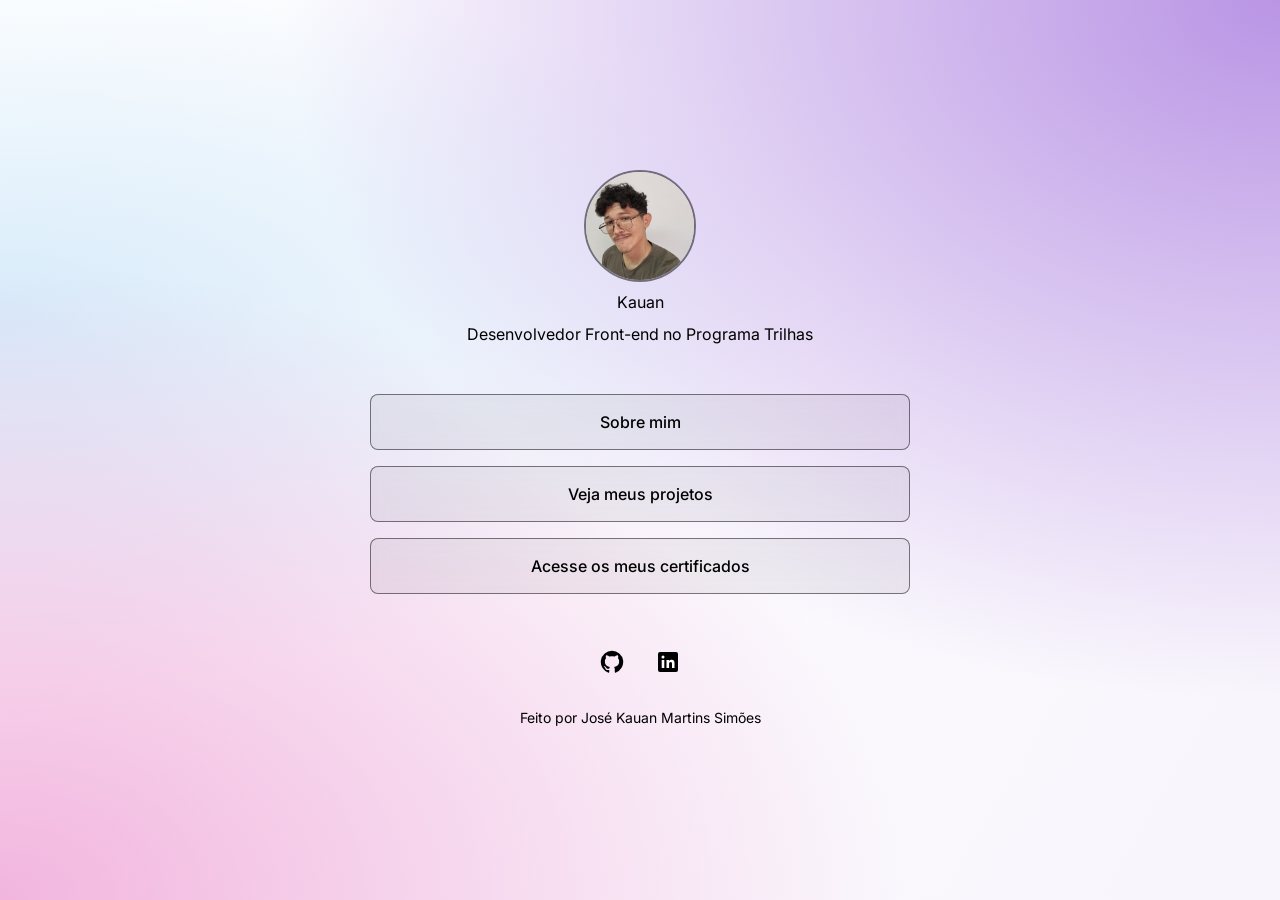
<file: index.html>
<!DOCTYPE html>
<html lang="pt-BR">
<head>
  <meta charset="UTF-8">
  <meta name="viewport" content="width=device-width, initial-scale=1.0">
  <meta name="description" content="Meu primeiro portfólio no Programa Trilhas.">
  <title>Início | Meu portfólio</title>
  <link rel="stylesheet" href="css/style.css">
</head>
<body>
  <a class="pular-conteudo" href="#conteudo">Pular para o conteúdo</a>

  <div class="pagina">
    
    <header class="perfil">
      
      <img class="foto-perfil" src="img/foto-perfil.jpg"
        alt="Imagem do perfil" width="112" height="112">
      <h1>Kauan</h1>
      <p>Desenvolvedor Front-end no Programa Trilhas</p>
    </header>

    <main id="conteudo" tabindex="-1">
      
      <nav class="links-principais" aria-label="Navegação principal">
        <a class="botao" href="sobre.html">Sobre mim</a>
        <a class="botao" href="projetos.html">Veja meus projetos</a>
       
        <a class="botao" href="https://drive.google.com/drive/folders/1RRxc_RopwsWmpn72TqcR9AYlmoQuh6ij?usp=sharing"
          target="_blank" rel="noopener noreferrer">Acesse os meus certificados</a>
      </nav>
    </main>

    <footer class="rodape">
      <nav class="redes-sociais" aria-label="Redes sociais">
        
        <a href="https://github.com/Kauanjm" target="_blank"
          rel="noopener noreferrer" aria-label="Meu GitHub (abre em nova aba)">
          <img src="img/github.svg" alt="" width="24" height="24">
        </a>
        <a href="https://www.linkedin.com/in/josé-kauan-martins-simões-457587445/" target="_blank"
          rel="noopener noreferrer" aria-label="Meu LinkedIn (abre em nova aba)">
          <img src="img/linkedin.svg" alt="" width="24" height="24">
        </a>
      </nav>
      <p>Feito por José Kauan Martins Simões</p>
    </footer>
  </div>
</body>
</html>
</file>
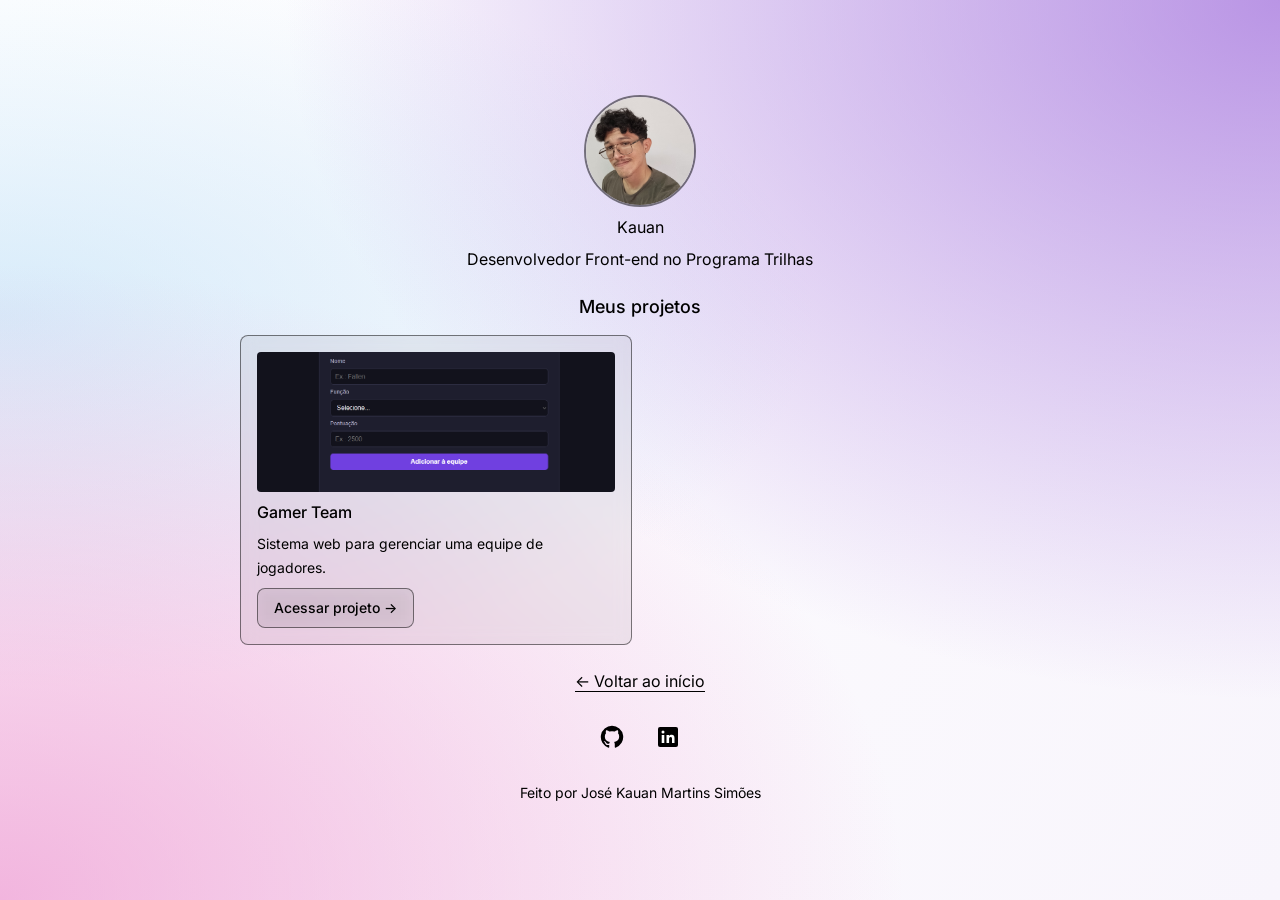
<file: projetos.html>
<!DOCTYPE html>
<html lang="pt-BR">
<head>
  <meta charset="UTF-8">
  <meta name="viewport" content="width=device-width, initial-scale=1.0">
  <meta name="description" content="Projetos desenvolvidos durante meus estudos de programação.">
  <title>Projetos | Meu portfólio</title>
  <link rel="stylesheet" href="css/style.css">
</head>
<body>
  <a class="pular-conteudo" href="#conteudo">Pular para o conteúdo</a>

  <div class="pagina pagina-larga">
   
    <header class="perfil">
      
      <img class="foto-perfil" src="img/foto-perfil.jpg"
        alt="Imagem do perfil" width="112" height="112">
      <h1>Kauan</h1>
      <p>Desenvolvedor Front-end no Programa Trilhas</p>
    </header>

    <main id="conteudo" tabindex="-1">
      <section aria-labelledby="titulo-projetos">
        <h2 id="titulo-projetos" class="titulo-secao">Meus projetos</h2>

        <div class="cartoes-projetos">
          
          <article class="cartao-projeto">
            <img class="imagem-projeto" src="img/gamerteam.png"
              alt="Imagem do projeto"
              width="720" height="280">
            <h3>Gamer Team</h3>
            <p>Sistema web para gerenciar uma equipe de jogadores.</p>
            <a class="botao botao-projeto"
              href="https://github.com/Kauanjm/gamerteam-manager"
              target="_blank" rel="noopener noreferrer">Acessar projeto →</a>
          </article>
        </div>
      </section>

      <nav class="navegacao-voltar" aria-label="Voltar à página inicial">
        <a href="index.html">← Voltar ao início</a>
      </nav>
    </main>

    <footer class="rodape">
      <nav class="redes-sociais" aria-label="Redes sociais">
        
        <a href="https://github.com/Kauanjm" target="_blank"
          rel="noopener noreferrer" aria-label="Meu GitHub (abre em nova aba)">
          <img src="img/github.svg" alt="" width="24" height="24">
        </a>
        <a href="https://www.linkedin.com/in/josé-kauan-martins-simões-457587445/" target="_blank"
          rel="noopener noreferrer" aria-label="Meu LinkedIn (abre em nova aba)">
          <img src="img/linkedin.svg" alt="" width="24" height="24">
        </a>
      </nav>
      <p>Feito por José Kauan Martins Simões</p>
    </footer>
  </div>
</body>
</html>
</file>
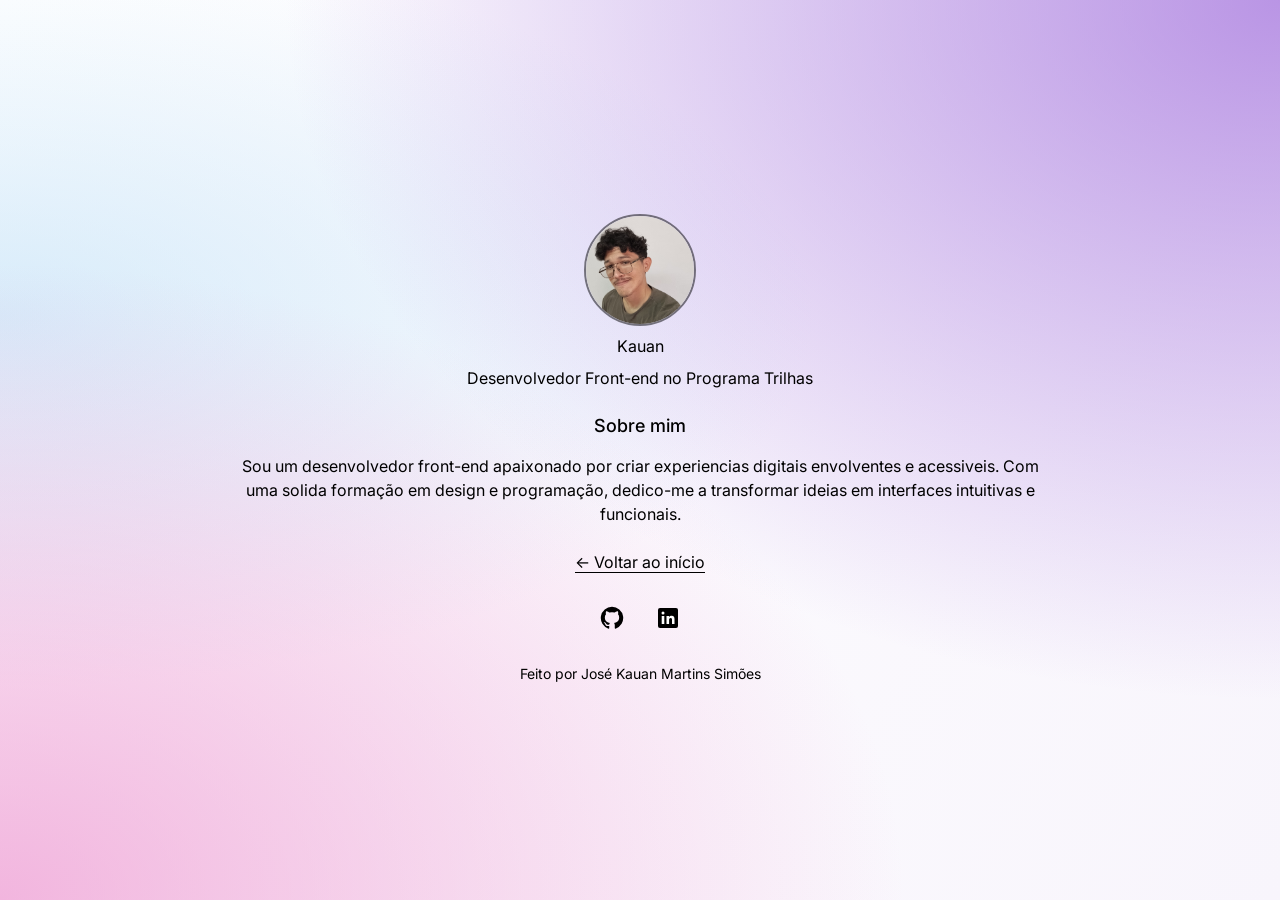
<file: sobre.html>
<!DOCTYPE html>
<html lang="pt-BR">

<head>
  <meta charset="UTF-8">
  <meta name="viewport" content="width=device-width, initial-scale=1.0">
  <meta name="description" content="Minha trajetória, interesses e objetivos na área de tecnologia.">
  <title>Sobre mim | Meu portfólio</title>
  <link rel="stylesheet" href="css/style.css">
</head>

<body>
  <a class="pular-conteudo" href="#conteudo">Pular para o conteúdo</a>

  <div class="pagina pagina-larga">
    
    <header class="perfil">
      
      <img class="foto-perfil" src="img/foto-perfil.jpg" alt="Imagem do perfil"
        width="112" height="112">
      <h1>Kauan</h1>
      <p>Desenvolvedor Front-end no Programa Trilhas</p>
    </header>

    <main id="conteudo" tabindex="-1">
      <section class="sobre-mim" aria-labelledby="titulo-sobre">
        <h2 id="titulo-sobre" class="titulo-secao">Sobre mim</h2>
        
        <p>Sou um desenvolvedor front-end apaixonado por criar experiencias digitais envolventes e acessiveis. Com uma
          solida formação em design e programação, dedico-me a transformar ideias em interfaces intuitivas e funcionais.
        </p>
        
      </section>

      <nav class="navegacao-voltar" aria-label="Voltar à página inicial">
        <a href="index.html">← Voltar ao início</a>
      </nav>
    </main>

    <footer class="rodape">
      <nav class="redes-sociais" aria-label="Redes sociais">
        
        <a href="https://github.com/Kauanjm" target="_blank" rel="noopener noreferrer"
          aria-label="Meu GitHub (abre em nova aba)">
          <img src="img/github.svg" alt="" width="24" height="24">
        </a>
        <a href="https://www.linkedin.com/in/josé-kauan-martins-simões-457587445/" target="_blank" rel="noopener noreferrer"
          aria-label="Meu LinkedIn (abre em nova aba)">
          <img src="img/linkedin.svg" alt="" width="24" height="24">
        </a>
      </nav>
      <p>Feito por José Kauan Martins Simões</p>
    </footer>
  </div>
</body>

</html>
</file>
<file: css/style.css>
@import url("https://fonts.googleapis.com/css2?family=Inter:wght@400;500&display=swap");


* {
  box-sizing: border-box;
}

body {
  margin: 0;
  min-height: 100vh;
  padding: 24px;
  display: flex;
  justify-content: center;
  align-items: center;
  font-family: "Inter", Arial, sans-serif;
  font-size: 16px;
  font-weight: 400;
  line-height: 24px;
  color: #000000;
  background-color: #faf9fc;
  
  background-image:
    radial-gradient(ellipse at 100% 0%, rgba(151, 96, 216, 0.65), transparent 55%),
    radial-gradient(ellipse at 0% 100%, rgba(236, 143, 205, 0.65), transparent 50%),
    radial-gradient(ellipse at 0% 35%, rgba(183, 220, 246, 0.55), transparent 45%),
    linear-gradient(120deg, #ffffff, #f8f5fc);
}


.pagina {
  width: 100%;
  max-width: 588px;
}


.pagina-larga {
  max-width: 800px;
}


.perfil {
  display: flex;
  flex-direction: column;
  align-items: center;
  gap: 8px;
  padding: 24px;
  text-align: center;
}

.foto-perfil {
  display: block;
  width: 112px;
  height: 112px;
  border: 2px solid rgba(0, 0, 0, 0.5);
  border-radius: 50%;
  object-fit: cover;
}

.perfil h1,
.perfil p {
  margin: 0;
  font-size: 16px;
  font-weight: 400;
  line-height: 24px;
  overflow-wrap: anywhere;
}

.links-principais {
  display: flex;
  flex-direction: column;
  gap: 16px;
  padding: 24px;
}


.botao {
  display: flex;
  justify-content: center;
  align-items: center;
  min-height: 56px;
  padding: 15px 24px;
  border: 1px solid rgba(0, 0, 0, 0.5);
  border-radius: 8px;
  background-color: rgba(0, 0, 0, 0.05);
  backdrop-filter: blur(8px);
  color: #000000;
  font-size: 16px;
  font-weight: 500;
  line-height: 24px;
  text-align: center;
  text-decoration: none;
}

.botao:hover {
  background-color: rgba(0, 0, 0, 0.02);
  border-color: #000000;
}


a:focus-visible {
  outline: 3px solid #512783;
  outline-offset: 4px;
}

.rodape {
  text-align: center;
}

.redes-sociais {
  display: flex;
  justify-content: center;
  gap: 16px;
  padding: 24px;
}

.redes-sociais a {
  display: flex;
  align-items: center;
  justify-content: center;
  width: 40px;
  height: 40px;
  border-radius: 50%;
}

.redes-sociais a:hover {
  background-color: rgba(0, 0, 0, 0.1);
}

.redes-sociais img {
  display: block;
  width: 24px;
  height: 24px;
}

.rodape p {
  margin: 0;
  padding: 0 24px 24px;
  font-size: 14px;
  overflow-wrap: anywhere;
}

.titulo-secao {
  margin: 0 0 16px;
  font-size: 18px;
  font-weight: 500;
  line-height: 24px;
  text-align: center;
}

.sobre-mim {
  text-align: center;
}

.sobre-mim p {
  margin: 0 0 16px;
  overflow-wrap: anywhere;
}

.sobre-mim p:last-child {
  margin-bottom: 0;
}


.cartoes-projetos {
  display: grid;
  grid-template-columns: repeat(2, minmax(0, 1fr));
  gap: 16px;
}

.cartao-projeto {
  display: flex;
  flex-direction: column;
  align-items: flex-start;
  gap: 8px;
  min-width: 0;
  padding: 16px;
  border: 1px solid rgba(0, 0, 0, 0.5);
  border-radius: 8px;
  background-color: rgba(0, 0, 0, 0.05);
  backdrop-filter: blur(8px);
}

.imagem-projeto {
  display: block;
  width: 100%;
  height: 140px;
  object-fit: cover;
  border-radius: 4px;
}

.cartao-projeto h3,
.cartao-projeto p {
  margin: 0;
  overflow-wrap: anywhere;
}

.cartao-projeto h3 {
  font-size: 16px;
  font-weight: 500;
}

.cartao-projeto p {
  font-size: 14px;
}

.botao-projeto {
  min-height: 40px;
  padding: 7px 16px;
  font-size: 14px;
}

.navegacao-voltar {
  display: flex;
  justify-content: center;
  padding-top: 24px;
}

.navegacao-voltar a {
  color: #000000;
  text-underline-offset: 4px;
}


.pular-conteudo {
  position: absolute;
  top: 8px;
  left: 8px;
  z-index: 1;
  padding: 8px 12px;
  transform: translateY(-160%);
  border-radius: 4px;
  background-color: #ffffff;
  color: #000000;
}

.pular-conteudo:focus {
  transform: translateY(0);
}


@media (max-width: 600px) {
  body {
    padding: 16px;
  }

  .perfil {
    padding: 24px 0;
  }

  .links-principais {
    padding: 24px 0;
  }

  .cartoes-projetos {
    grid-template-columns: 1fr;
  }

  .rodape p {
    padding-right: 0;
    padding-left: 0;
  }
}
</file>
